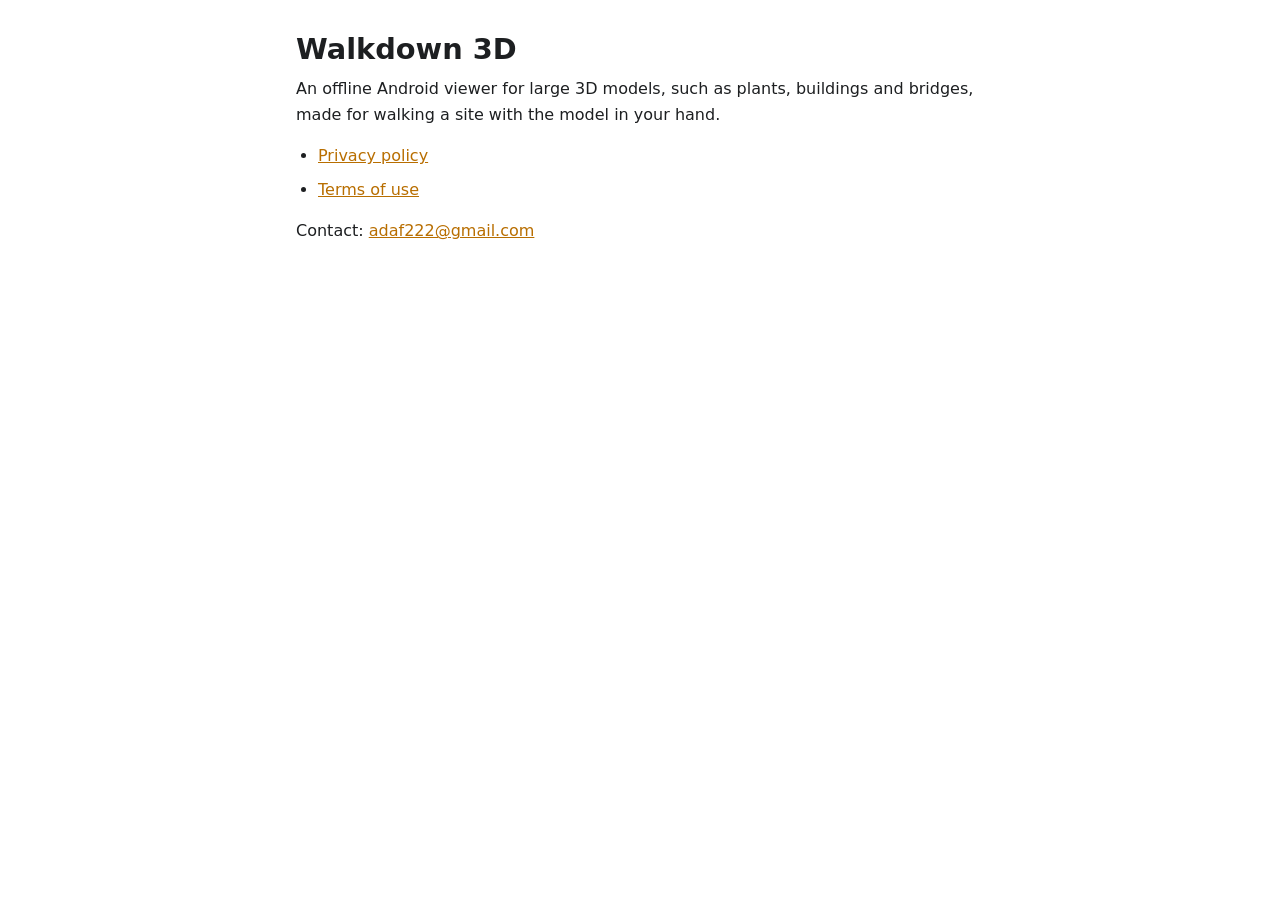
<file: index.html>
<!doctype html>
<html lang="en">
<head>
<meta charset="utf-8">
<meta name="viewport" content="width=device-width, initial-scale=1">
<title>Walkdown 3D</title>
<link rel="stylesheet" href="style.css">
</head>
<body>
<main>
<h1>Walkdown 3D</h1>
<p>An offline Android viewer for large 3D models, such as plants, buildings and bridges, made for walking a site with the model in your hand.</p>
<ul>
<li><a href="privacy.html">Privacy policy</a></li>
<li><a href="terms.html">Terms of use</a></li>
</ul>
<p>Contact: <a href="mailto:adaf222@gmail.com">adaf222@gmail.com</a></p>
</main>
</body>
</html>
</file>
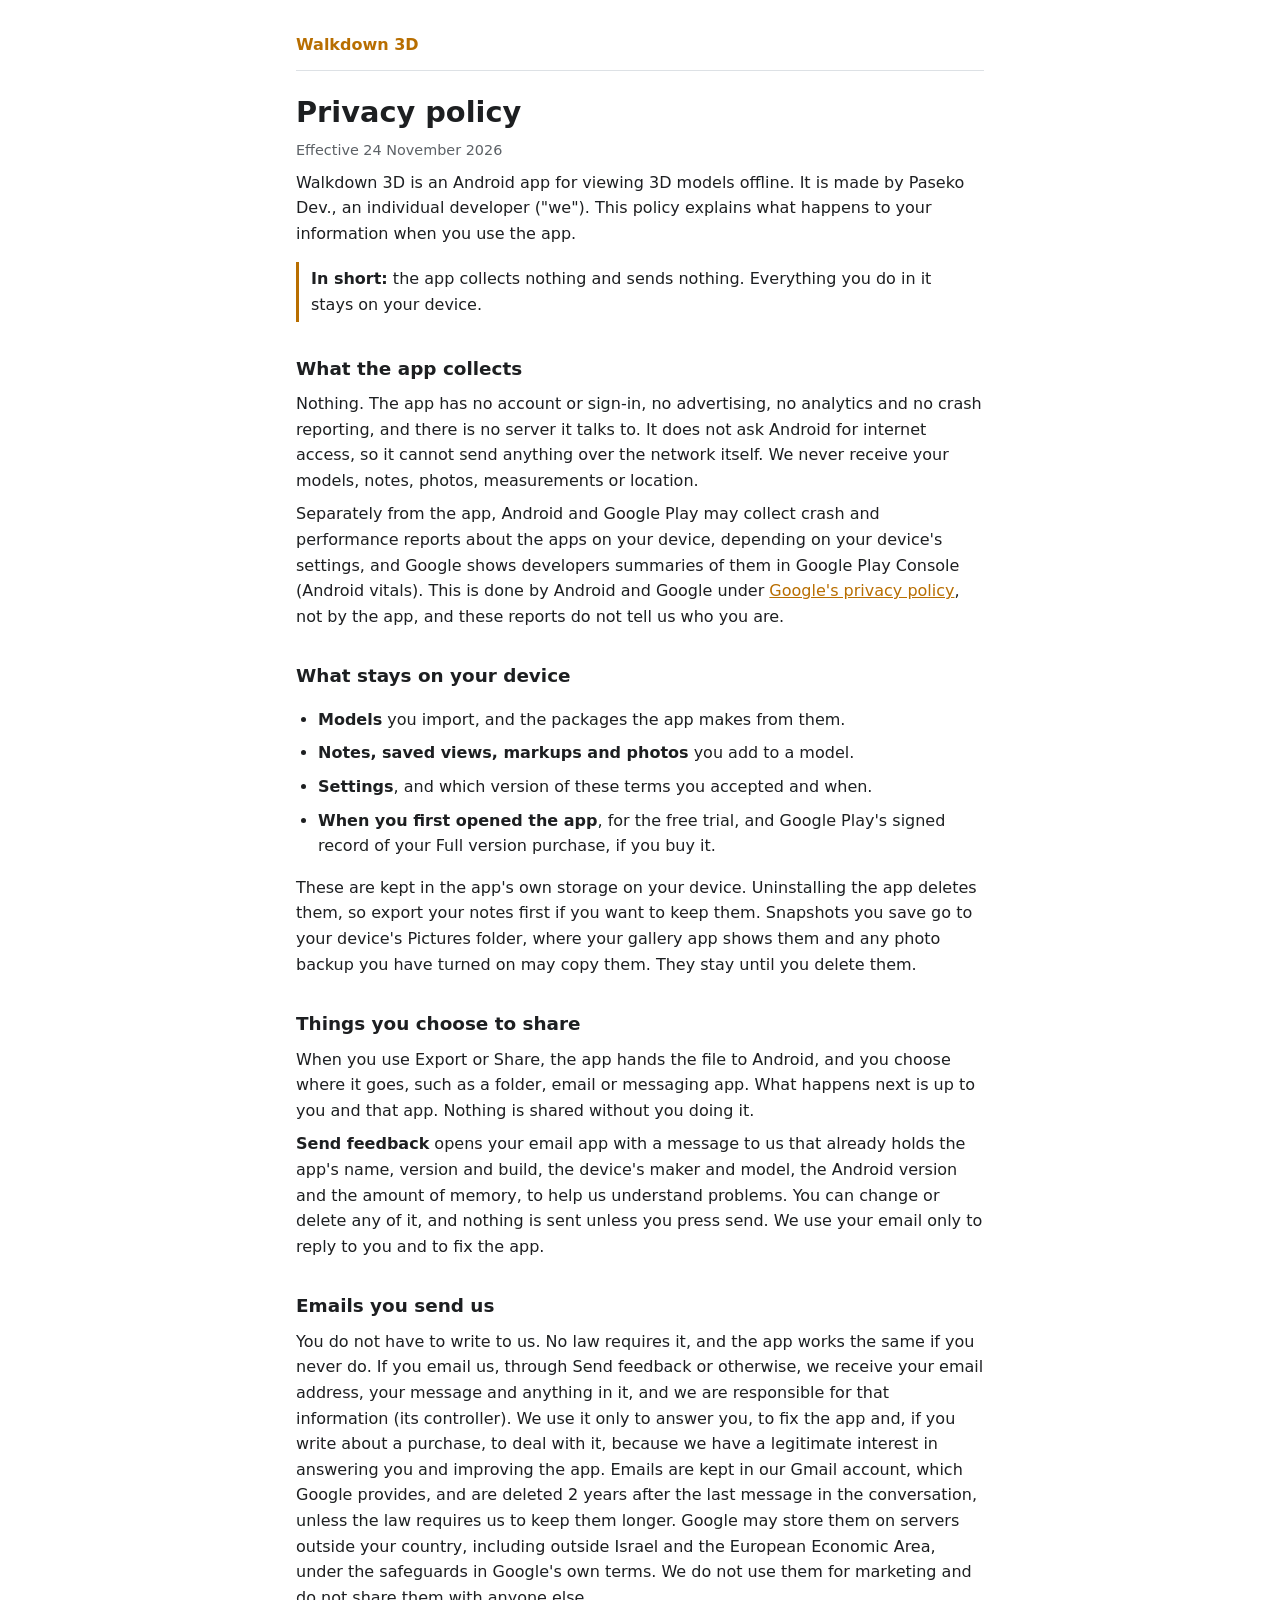
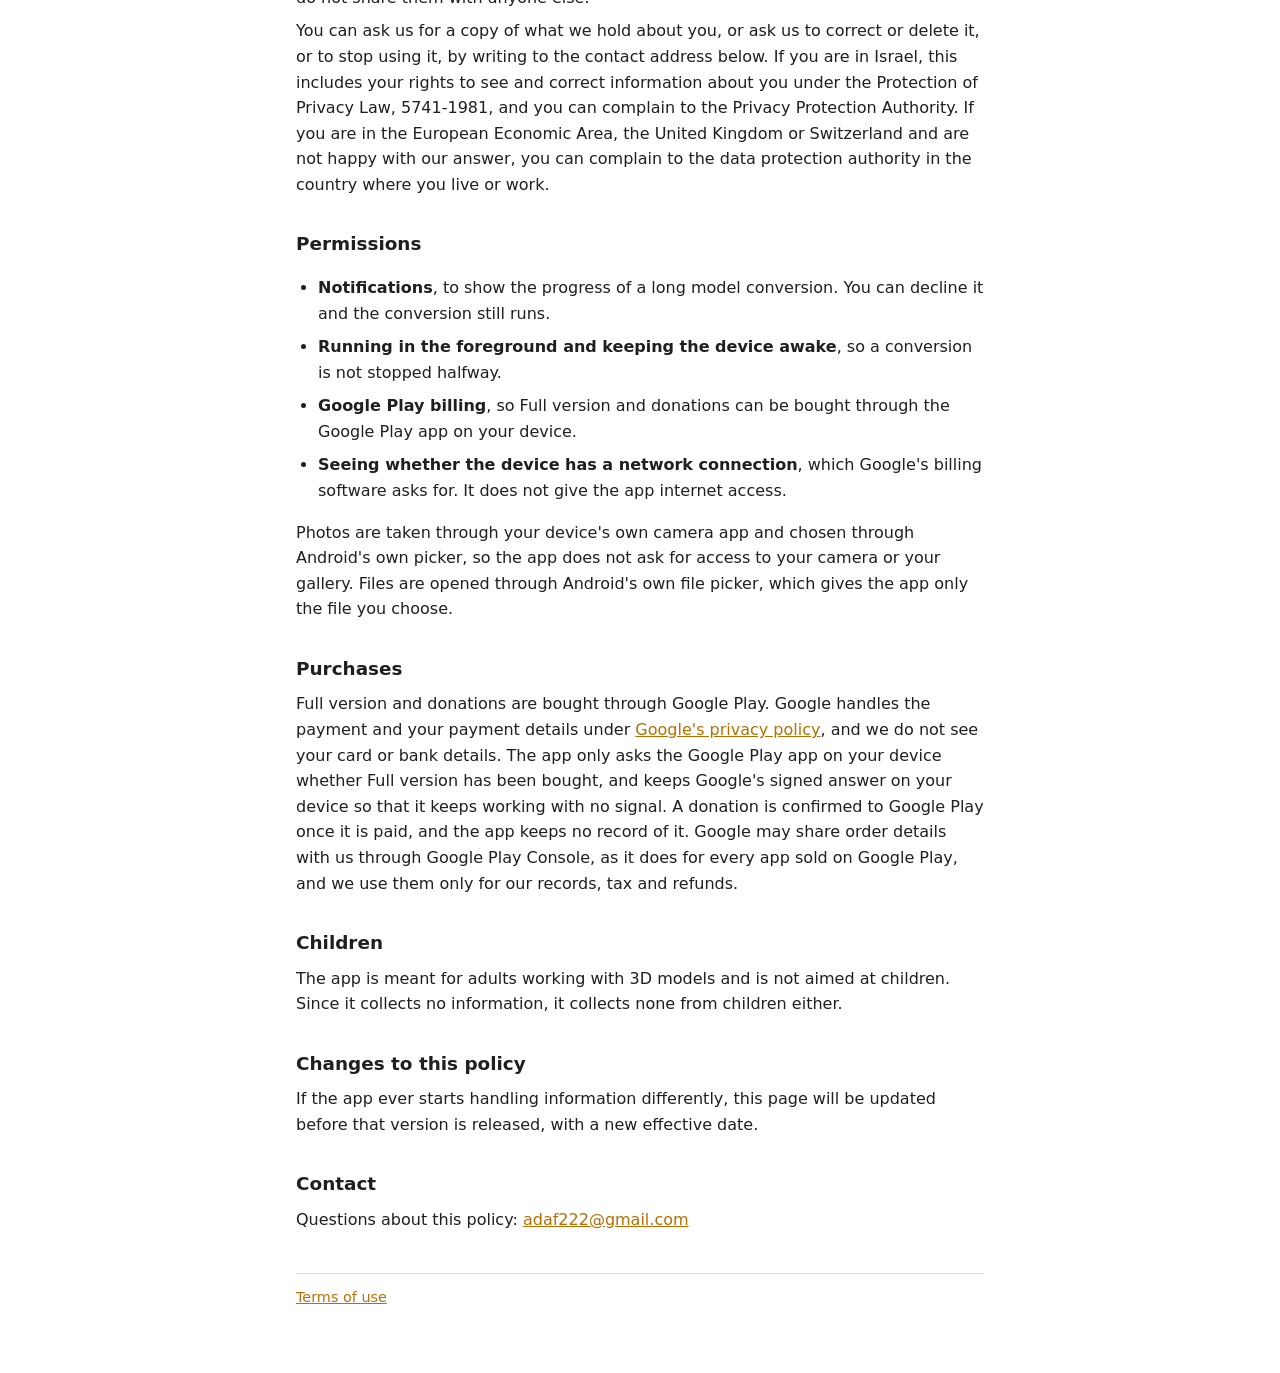
<file: privacy.html>
<!doctype html>
<html lang="en">
<head>
<meta charset="utf-8">
<meta name="viewport" content="width=device-width, initial-scale=1">
<title>Walkdown 3D privacy policy</title>
<link rel="stylesheet" href="style.css">
</head>
<body>
<main>
<header><a href="index.html">Walkdown 3D</a></header>
<h1>Privacy policy</h1>
<p class="meta">Effective 24 November 2026</p>

<p>Walkdown 3D is an Android app for viewing 3D models offline. It is made by Paseko Dev., an individual developer ("we"). This policy explains what happens to your information when you use the app.</p>

<p class="note"><strong>In short:</strong> the app collects nothing and sends nothing. Everything you do in it stays on your device.</p>

<h2>What the app collects</h2>
<p>Nothing. The app has no account or sign-in, no advertising, no analytics and no crash reporting, and there is no server it talks to. It does not ask Android for internet access, so it cannot send anything over the network itself. We never receive your models, notes, photos, measurements or location.</p>
<p>Separately from the app, Android and Google Play may collect crash and performance reports about the apps on your device, depending on your device's settings, and Google shows developers summaries of them in Google Play Console (Android vitals). This is done by Android and Google under <a href="https://policies.google.com/privacy">Google's privacy policy</a>, not by the app, and these reports do not tell us who you are.</p>

<h2>What stays on your device</h2>
<ul>
<li><strong>Models</strong> you import, and the packages the app makes from them.</li>
<li><strong>Notes, saved views, markups and photos</strong> you add to a model.</li>
<li><strong>Settings</strong>, and which version of these terms you accepted and when.</li>
<li><strong>When you first opened the app</strong>, for the free trial, and Google Play's signed record of your Full version purchase, if you buy it.</li>
</ul>
<p>These are kept in the app's own storage on your device. Uninstalling the app deletes them, so export your notes first if you want to keep them. Snapshots you save go to your device's Pictures folder, where your gallery app shows them and any photo backup you have turned on may copy them. They stay until you delete them.</p>

<h2>Things you choose to share</h2>
<p>When you use Export or Share, the app hands the file to Android, and you choose where it goes, such as a folder, email or messaging app. What happens next is up to you and that app. Nothing is shared without you doing it.</p>
<p><strong>Send feedback</strong> opens your email app with a message to us that already holds the app's name, version and build, the device's maker and model, the Android version and the amount of memory, to help us understand problems. You can change or delete any of it, and nothing is sent unless you press send. We use your email only to reply to you and to fix the app.</p>

<h2>Emails you send us</h2>
<p>You do not have to write to us. No law requires it, and the app works the same if you never do. If you email us, through Send feedback or otherwise, we receive your email address, your message and anything in it, and we are responsible for that information (its controller). We use it only to answer you, to fix the app and, if you write about a purchase, to deal with it, because we have a legitimate interest in answering you and improving the app. Emails are kept in our Gmail account, which Google provides, and are deleted 2 years after the last message in the conversation, unless the law requires us to keep them longer. Google may store them on servers outside your country, including outside Israel and the European Economic Area, under the safeguards in Google's own terms. We do not use them for marketing and do not share them with anyone else.</p>
<p>You can ask us for a copy of what we hold about you, or ask us to correct or delete it, or to stop using it, by writing to the contact address below. If you are in Israel, this includes your rights to see and correct information about you under the Protection of Privacy Law, 5741-1981, and you can complain to the Privacy Protection Authority. If you are in the European Economic Area, the United Kingdom or Switzerland and are not happy with our answer, you can complain to the data protection authority in the country where you live or work.</p>

<h2>Permissions</h2>
<ul>
<li><strong>Notifications</strong>, to show the progress of a long model conversion. You can decline it and the conversion still runs.</li>
<li><strong>Running in the foreground and keeping the device awake</strong>, so a conversion is not stopped halfway.</li>
<li><strong>Google Play billing</strong>, so Full version and donations can be bought through the Google Play app on your device.</li>
<li><strong>Seeing whether the device has a network connection</strong>, which Google's billing software asks for. It does not give the app internet access.</li>
</ul>
<p>Photos are taken through your device's own camera app and chosen through Android's own picker, so the app does not ask for access to your camera or your gallery. Files are opened through Android's own file picker, which gives the app only the file you choose.</p>

<h2>Purchases</h2>
<p>Full version and donations are bought through Google Play. Google handles the payment and your payment details under <a href="https://policies.google.com/privacy">Google's privacy policy</a>, and we do not see your card or bank details. The app only asks the Google Play app on your device whether Full version has been bought, and keeps Google's signed answer on your device so that it keeps working with no signal. A donation is confirmed to Google Play once it is paid, and the app keeps no record of it. Google may share order details with us through Google Play Console, as it does for every app sold on Google Play, and we use them only for our records, tax and refunds.</p>

<h2>Children</h2>
<p>The app is meant for adults working with 3D models and is not aimed at children. Since it collects no information, it collects none from children either.</p>

<h2>Changes to this policy</h2>
<p>If the app ever starts handling information differently, this page will be updated before that version is released, with a new effective date.</p>

<h2>Contact</h2>
<p>Questions about this policy: <a href="mailto:adaf222@gmail.com">adaf222@gmail.com</a></p>

<footer><a href="terms.html">Terms of use</a></footer>
</main>
</body>
</html>
</file>
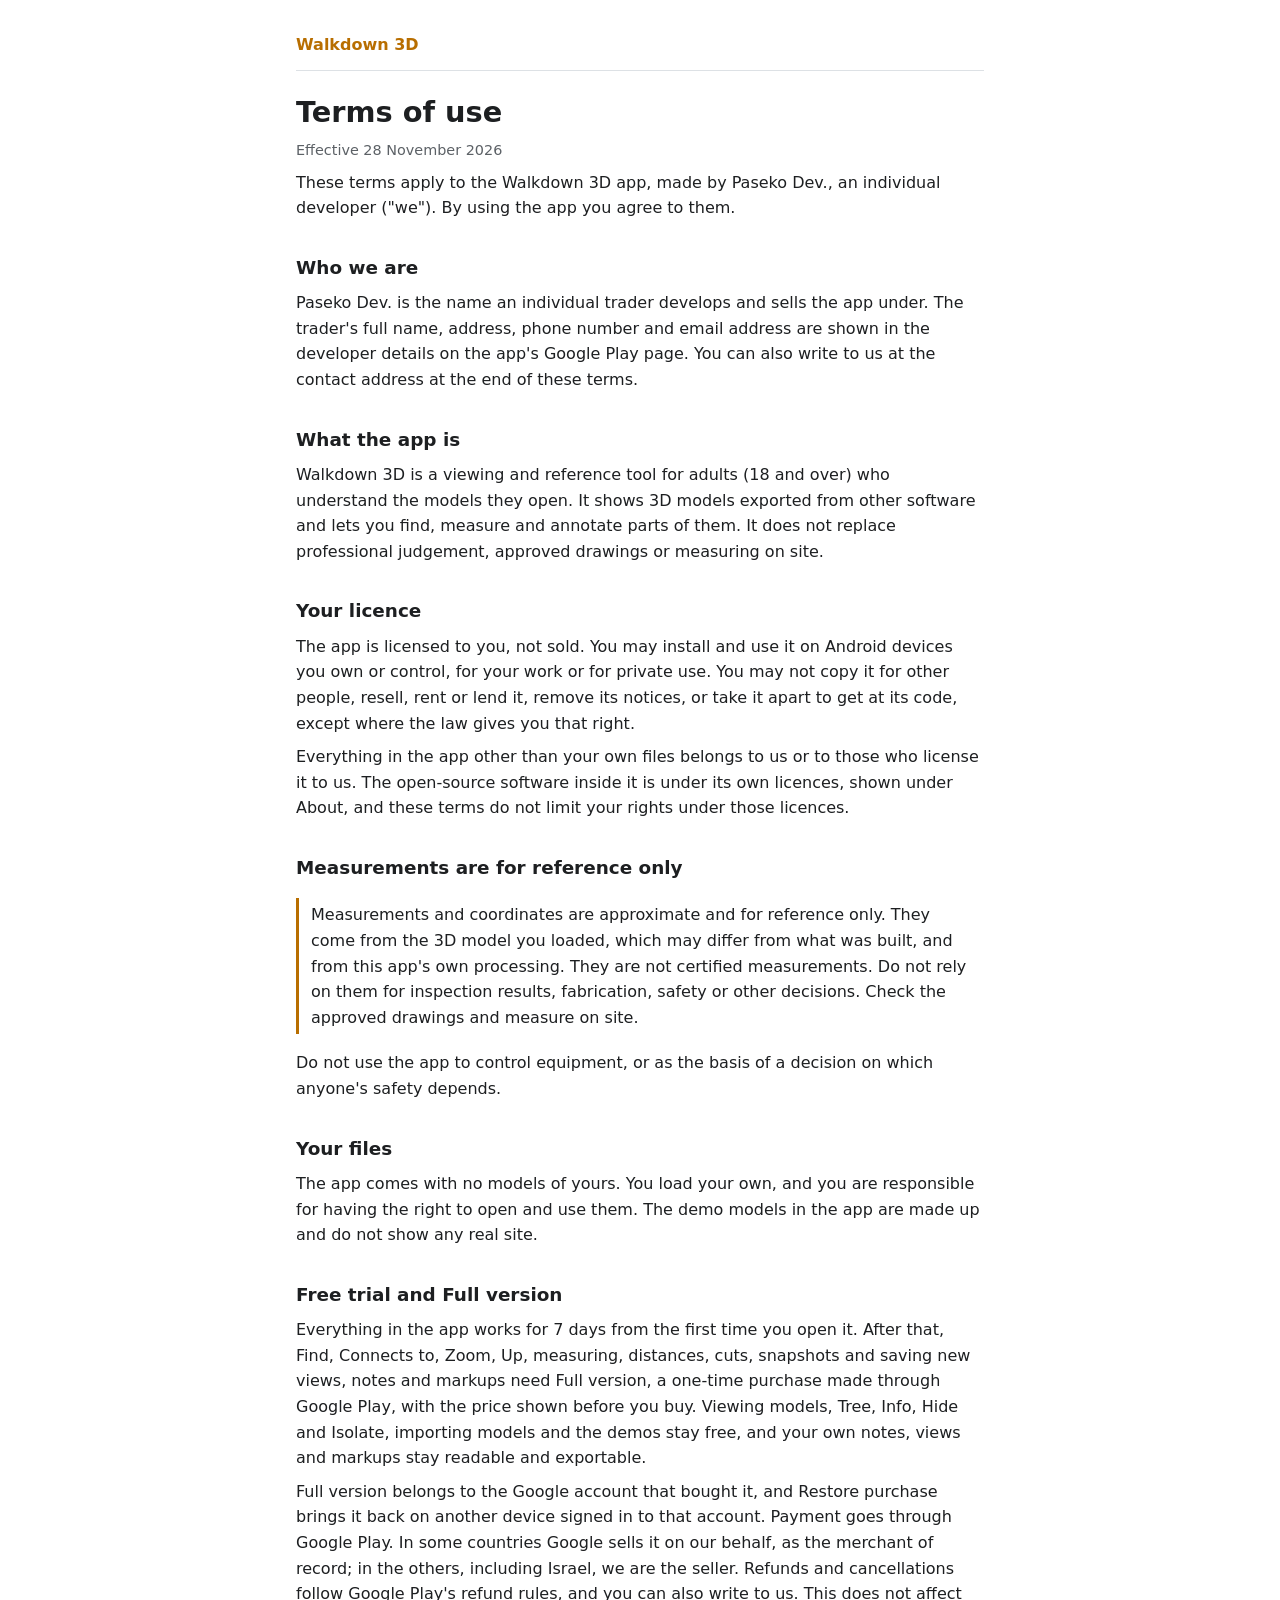
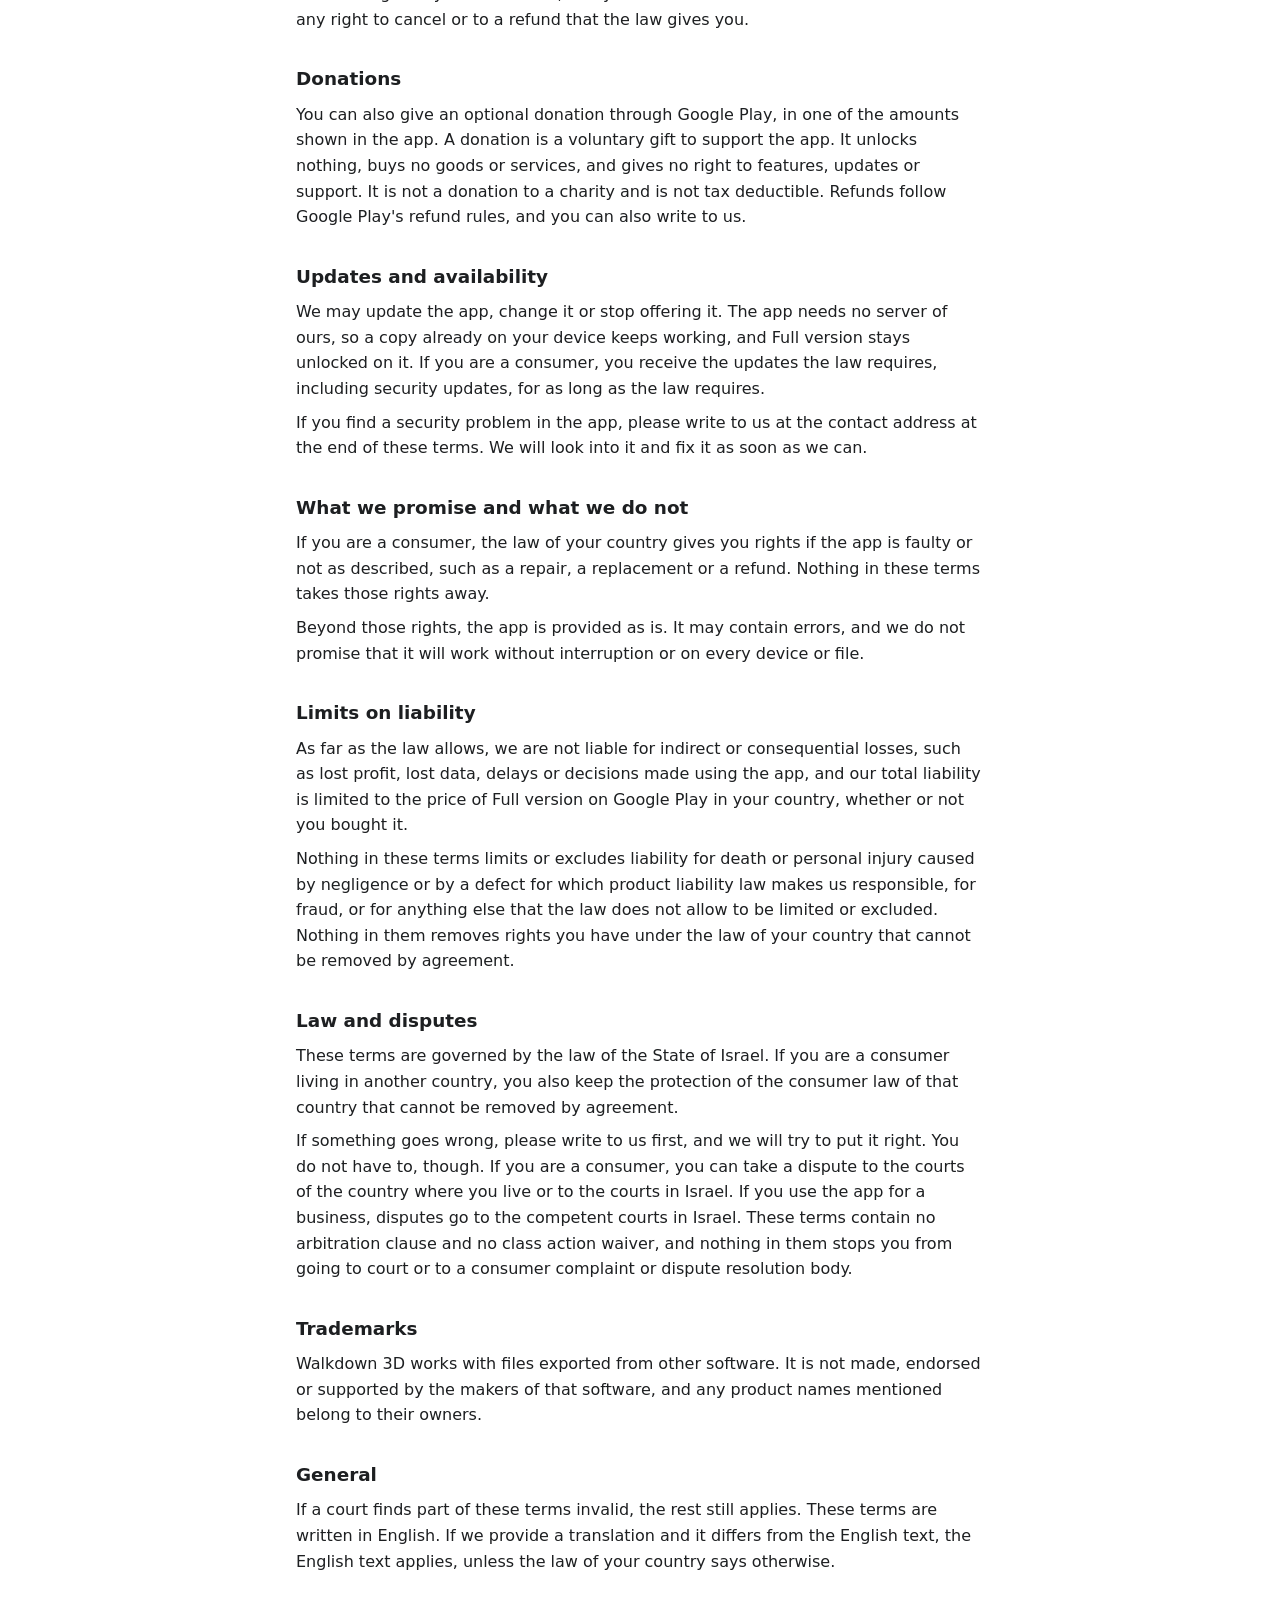
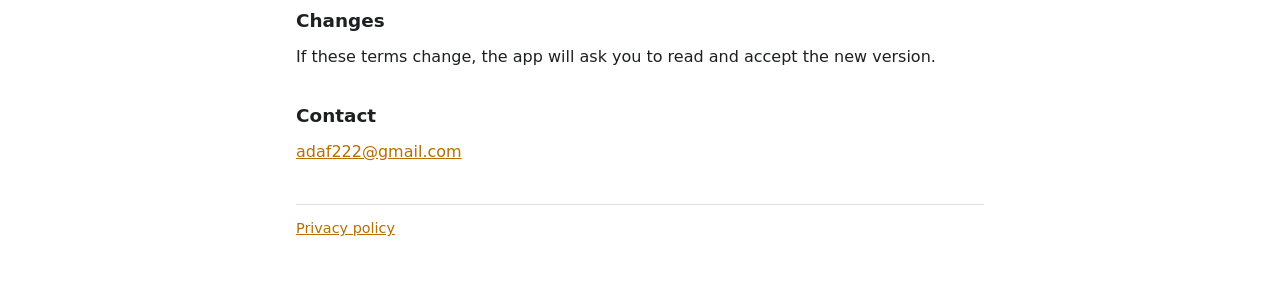
<file: terms.html>
<!doctype html>
<html lang="en">
<head>
<meta charset="utf-8">
<meta name="viewport" content="width=device-width, initial-scale=1">
<title>Walkdown 3D terms of use</title>
<link rel="stylesheet" href="style.css">
</head>
<body>
<main>
<header><a href="index.html">Walkdown 3D</a></header>
<h1>Terms of use</h1>
<p class="meta">Effective 28 November 2026</p>

<p>These terms apply to the Walkdown 3D app, made by Paseko Dev., an individual developer ("we"). By using the app you agree to them.</p>

<h2>Who we are</h2>
<p>Paseko Dev. is the name an individual trader develops and sells the app under. The trader's full name, address, phone number and email address are shown in the developer details on the app's Google Play page. You can also write to us at the contact address at the end of these terms.</p>

<h2>What the app is</h2>
<p>Walkdown 3D is a viewing and reference tool for adults (18 and over) who understand the models they open. It shows 3D models exported from other software and lets you find, measure and annotate parts of them. It does not replace professional judgement, approved drawings or measuring on site.</p>

<h2>Your licence</h2>
<p>The app is licensed to you, not sold. You may install and use it on Android devices you own or control, for your work or for private use. You may not copy it for other people, resell, rent or lend it, remove its notices, or take it apart to get at its code, except where the law gives you that right.</p>
<p>Everything in the app other than your own files belongs to us or to those who license it to us. The open-source software inside it is under its own licences, shown under About, and these terms do not limit your rights under those licences.</p>

<h2>Measurements are for reference only</h2>
<p class="note">Measurements and coordinates are approximate and for reference only. They come from the 3D model you loaded, which may differ from what was built, and from this app's own processing. They are not certified measurements. Do not rely on them for inspection results, fabrication, safety or other decisions. Check the approved drawings and measure on site.</p>
<p>Do not use the app to control equipment, or as the basis of a decision on which anyone's safety depends.</p>

<h2>Your files</h2>
<p>The app comes with no models of yours. You load your own, and you are responsible for having the right to open and use them. The demo models in the app are made up and do not show any real site.</p>

<h2>Free trial and Full version</h2>
<p>Everything in the app works for 7 days from the first time you open it. After that, Find, Connects to, Zoom, Up, measuring, distances, cuts, snapshots and saving new views, notes and markups need Full version, a one-time purchase made through Google Play, with the price shown before you buy. Viewing models, Tree, Info, Hide and Isolate, importing models and the demos stay free, and your own notes, views and markups stay readable and exportable.</p>
<p>Full version belongs to the Google account that bought it, and Restore purchase brings it back on another device signed in to that account. Payment goes through Google Play. In some countries Google sells it on our behalf, as the merchant of record; in the others, including Israel, we are the seller. Refunds and cancellations follow Google Play's refund rules, and you can also write to us. This does not affect any right to cancel or to a refund that the law gives you.</p>

<h2>Donations</h2>
<p>You can also give an optional donation through Google Play, in one of the amounts shown in the app. A donation is a voluntary gift to support the app. It unlocks nothing, buys no goods or services, and gives no right to features, updates or support. It is not a donation to a charity and is not tax deductible. Refunds follow Google Play's refund rules, and you can also write to us.</p>

<h2>Updates and availability</h2>
<p>We may update the app, change it or stop offering it. The app needs no server of ours, so a copy already on your device keeps working, and Full version stays unlocked on it. If you are a consumer, you receive the updates the law requires, including security updates, for as long as the law requires.</p>
<p>If you find a security problem in the app, please write to us at the contact address at the end of these terms. We will look into it and fix it as soon as we can.</p>

<h2>What we promise and what we do not</h2>
<p>If you are a consumer, the law of your country gives you rights if the app is faulty or not as described, such as a repair, a replacement or a refund. Nothing in these terms takes those rights away.</p>
<p>Beyond those rights, the app is provided as is. It may contain errors, and we do not promise that it will work without interruption or on every device or file.</p>

<h2>Limits on liability</h2>
<p>As far as the law allows, we are not liable for indirect or consequential losses, such as lost profit, lost data, delays or decisions made using the app, and our total liability is limited to the price of Full version on Google Play in your country, whether or not you bought it.</p>
<p>Nothing in these terms limits or excludes liability for death or personal injury caused by negligence or by a defect for which product liability law makes us responsible, for fraud, or for anything else that the law does not allow to be limited or excluded. Nothing in them removes rights you have under the law of your country that cannot be removed by agreement.</p>

<h2>Law and disputes</h2>
<p>These terms are governed by the law of the State of Israel. If you are a consumer living in another country, you also keep the protection of the consumer law of that country that cannot be removed by agreement.</p>
<p>If something goes wrong, please write to us first, and we will try to put it right. You do not have to, though. If you are a consumer, you can take a dispute to the courts of the country where you live or to the courts in Israel. If you use the app for a business, disputes go to the competent courts in Israel. These terms contain no arbitration clause and no class action waiver, and nothing in them stops you from going to court or to a consumer complaint or dispute resolution body.</p>

<h2>Trademarks</h2>
<p>Walkdown 3D works with files exported from other software. It is not made, endorsed or supported by the makers of that software, and any product names mentioned belong to their owners.</p>

<h2>General</h2>
<p>If a court finds part of these terms invalid, the rest still applies. These terms are written in English. If we provide a translation and it differs from the English text, the English text applies, unless the law of your country says otherwise.</p>

<h2>Changes</h2>
<p>If these terms change, the app will ask you to read and accept the new version.</p>

<h2>Contact</h2>
<p><a href="mailto:adaf222@gmail.com">adaf222@gmail.com</a></p>

<footer><a href="privacy.html">Privacy policy</a></footer>
</main>
</body>
</html>
</file>
<file: style.css>
:root { --text: #1d1f21; --muted: #5c6166; --line: #dde1e5; --accent: #b86e00; --bg: #ffffff; }
@media (prefers-color-scheme: dark) {
  :root { --text: #e6e8ea; --muted: #a3a9ae; --line: #33383d; --accent: #f0a83a; --bg: #15181b; }
}
* { box-sizing: border-box; }
body { margin: 0; background: var(--bg); color: var(--text); font: 16px/1.6 system-ui, -apple-system, "Segoe UI", Roboto, sans-serif; }
main { max-width: 720px; margin: 0 auto; padding: 32px 16px 64px; }
header { border-bottom: 1px solid var(--line); margin-bottom: 24px; padding-bottom: 12px; }
header a { color: var(--accent); font-weight: 600; text-decoration: none; }
h1 { font-size: 1.8rem; line-height: 1.25; margin: 0 0 4px; }
h2 { font-size: 1.15rem; margin: 32px 0 8px; }
p, li { margin: 8px 0; }
ul { padding-left: 22px; }
a { color: var(--accent); }
.meta { color: var(--muted); font-size: 0.9rem; }
.note { border-left: 3px solid var(--accent); padding: 4px 12px; margin: 16px 0; }
footer { border-top: 1px solid var(--line); margin-top: 40px; padding-top: 12px; color: var(--muted); font-size: 0.9rem; }
</file>
